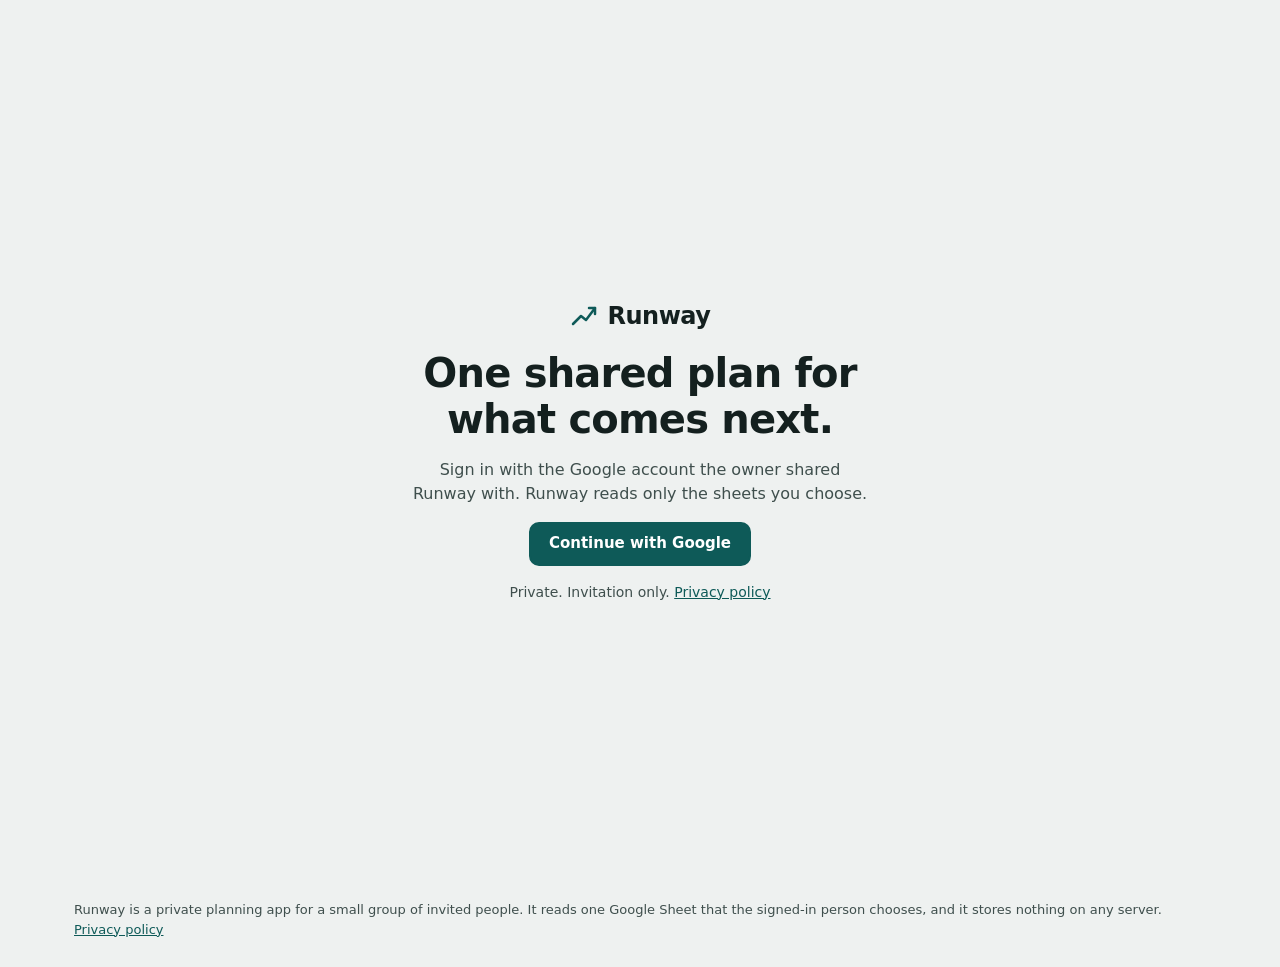
<file: index.html>
<!doctype html>
<html lang="en">
<head>
<meta charset="utf-8">
<meta name="viewport" content="width=device-width, initial-scale=1, viewport-fit=cover">
<meta name="robots" content="noindex, nofollow">
<meta http-equiv="Content-Security-Policy" content="default-src 'self'; script-src 'self' https://accounts.google.com https://apis.google.com https://www.gstatic.com https://www.google.com; style-src 'self' 'unsafe-inline' https://fonts.googleapis.com https://accounts.google.com https://www.gstatic.com; font-src https://fonts.gstatic.com https://*.gstatic.com; img-src 'self' data: https://*.googleusercontent.com https://*.gstatic.com https://*.google.com; connect-src 'self' https://*.googleapis.com https://accounts.google.com https://apis.google.com; frame-src https://accounts.google.com https://docs.google.com https://content.googleapis.com https://*.google.com; object-src 'none'; base-uri 'none'; form-action 'none'">
<title>Runway</title>
<meta name="runway-version" content="0.35.3">
<link rel="icon" href="data:image/svg+xml,%3Csvg xmlns='http://www.w3.org/2000/svg' viewBox='0 0 28 28' fill='none' stroke='%230E5A58' stroke-width='3' stroke-linecap='round' stroke-linejoin='round'%3E%3Cpath d='M3 22 L11 14 L16 18 L25 6'/%3E%3Cpath d='M19 6 H25 V12'/%3E%3C/svg%3E">
<link rel="preconnect" href="https://fonts.googleapis.com">
<link rel="preconnect" href="https://fonts.gstatic.com" crossorigin>
<link rel="stylesheet" href="https://fonts.googleapis.com/css2?family=Bricolage+Grotesque:wght@600;700&family=DM+Sans:wght@400;500;600&display=swap">
<link rel="stylesheet" href="styles.css?v=0.35.3">
</head>
<body>
<div id="app"></div>
<footer class="site-foot"><p>Runway is a private planning app for a small group of invited people. It reads one Google Sheet that the signed-in person chooses, and it stores nothing on any server. <a href="privacy.html">Privacy policy</a></p></footer>
<noscript><p style="padding:24px;font-family:sans-serif">Runway needs JavaScript to run.</p></noscript>
<script src="config.js?v=0.35.3"></script>
<script src="app.js?v=0.35.3" defer></script>
<script src="https://accounts.google.com/gsi/client" async defer></script>
<script src="https://apis.google.com/js/api.js" async defer></script>
</body>
</html>
</file>
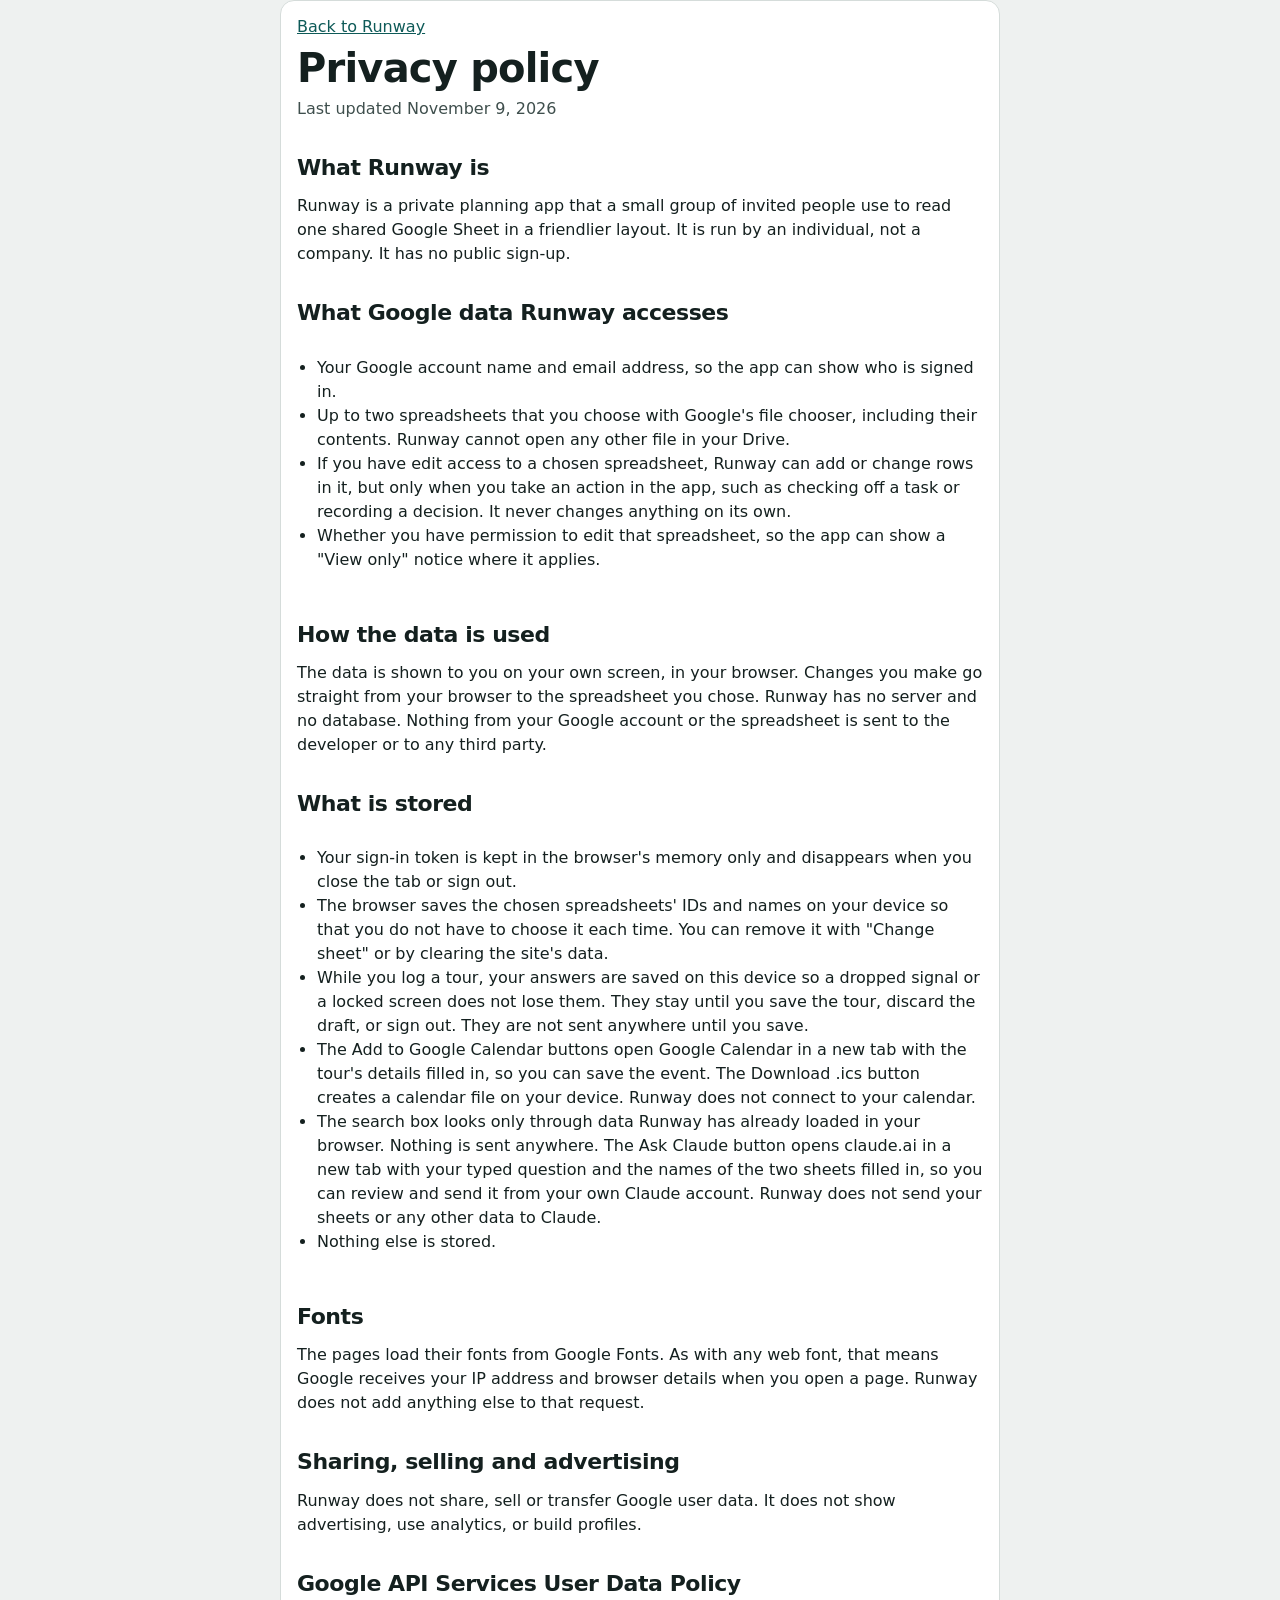
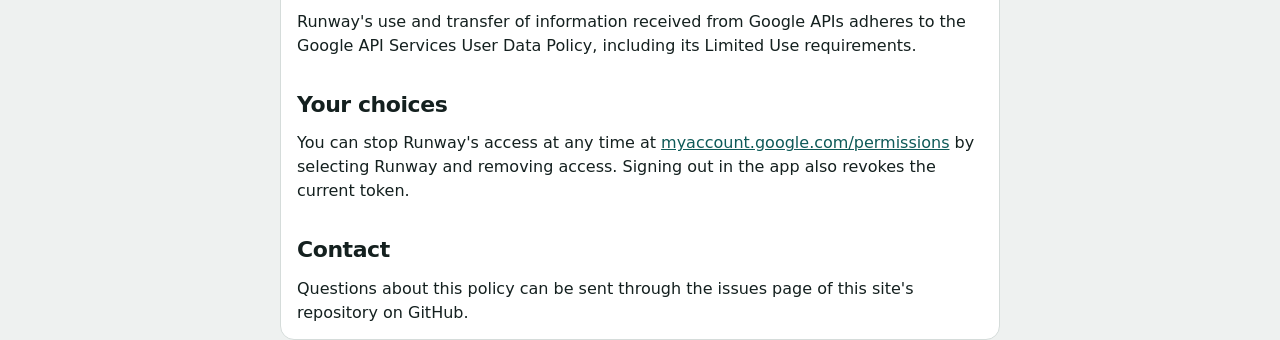
<file: privacy.html>
<!doctype html>
<html lang="en">
<head>
<meta charset="utf-8">
<meta name="viewport" content="width=device-width, initial-scale=1">
<meta http-equiv="Content-Security-Policy" content="default-src 'none'; style-src 'self' https://fonts.googleapis.com; font-src https://fonts.gstatic.com; img-src data:; base-uri 'none'; form-action 'none'">
<title>Privacy policy | Runway</title>
<link rel="stylesheet" href="https://fonts.googleapis.com/css2?family=Bricolage+Grotesque:wght@600;700&family=DM+Sans:wght@400;500;600&display=swap">
<link rel="stylesheet" href="styles.css">
</head>
<body>
<main class="doc">
<p><a href="./">Back to Runway</a></p>
<h1>Privacy policy</h1>
<p class="muted">Last updated November 9, 2026</p>

<h2>What Runway is</h2>
<p>Runway is a private planning app that a small group of invited people use to read one shared Google Sheet in a friendlier layout. It is run by an individual, not a company. It has no public sign-up.</p>

<h2>What Google data Runway accesses</h2>
<ul>
<li>Your Google account name and email address, so the app can show who is signed in.</li>
<li>Up to two spreadsheets that you choose with Google's file chooser, including their contents. Runway cannot open any other file in your Drive.</li>
<li>If you have edit access to a chosen spreadsheet, Runway can add or change rows in it, but only when you take an action in the app, such as checking off a task or recording a decision. It never changes anything on its own.</li>
<li>Whether you have permission to edit that spreadsheet, so the app can show a "View only" notice where it applies.</li>
</ul>

<h2>How the data is used</h2>
<p>The data is shown to you on your own screen, in your browser. Changes you make go straight from your browser to the spreadsheet you chose. Runway has no server and no database. Nothing from your Google account or the spreadsheet is sent to the developer or to any third party.</p>

<h2>What is stored</h2>
<ul>
<li>Your sign-in token is kept in the browser's memory only and disappears when you close the tab or sign out.</li>
<li>The browser saves the chosen spreadsheets' IDs and names on your device so that you do not have to choose it each time. You can remove it with "Change sheet" or by clearing the site's data.</li>
<li>While you log a tour, your answers are saved on this device so a dropped signal or a locked screen does not lose them. They stay until you save the tour, discard the draft, or sign out. They are not sent anywhere until you save.</li>
<li>The Add to Google Calendar buttons open Google Calendar in a new tab with the tour's details filled in, so you can save the event. The Download .ics button creates a calendar file on your device. Runway does not connect to your calendar.</li>
<li>The search box looks only through data Runway has already loaded in your browser. Nothing is sent anywhere. The Ask Claude button opens claude.ai in a new tab with your typed question and the names of the two sheets filled in, so you can review and send it from your own Claude account. Runway does not send your sheets or any other data to Claude.</li>
<li>Nothing else is stored.</li>
</ul>

<h2>Fonts</h2>
<p>The pages load their fonts from Google Fonts. As with any web font, that means Google receives your IP address and browser details when you open a page. Runway does not add anything else to that request.</p>

<h2>Sharing, selling and advertising</h2>
<p>Runway does not share, sell or transfer Google user data. It does not show advertising, use analytics, or build profiles.</p>

<h2>Google API Services User Data Policy</h2>
<p>Runway's use and transfer of information received from Google APIs adheres to the Google API Services User Data Policy, including its Limited Use requirements.</p>

<h2>Your choices</h2>
<p>You can stop Runway's access at any time at <a href="https://myaccount.google.com/permissions" rel="noopener noreferrer">myaccount.google.com/permissions</a> by selecting Runway and removing access. Signing out in the app also revokes the current token.</p>

<h2>Contact</h2>
<p>Questions about this policy can be sent through the issues page of this site's repository on GitHub.</p>
</main>
</body>
</html>
</file>
<file: styles.css>
:root{
  --ink:#14201F; --ink-2:#3F4F4D; --line:#D5DCDA; --line-2:#E1E7E6; --bg:#EEF1F0; --card:#FFFFFF;
  --teal:#0E5A58; --teal-soft:#DCEBEA; --amber:#FBEBD6; --amber-ink:#5E2C03; --grey-chip:#E8ECEB;
  --danger-bg:#F8D7D3; --danger-ink:#6B1A12;
  --sans:'DM Sans',system-ui,-apple-system,'Segoe UI',sans-serif;
  --display:'Bricolage Grotesque','DM Sans',system-ui,sans-serif;
}
@media (prefers-color-scheme: dark){
  :root{ --ink:#EAF0EF; --ink-2:#B9C6C4; --line:#2E3B3A; --line-2:#26322F; --bg:#0F1716; --card:#172120;
    --teal:#5FC1BC; --teal-soft:#1D3533; --amber:#3B2A14; --amber-ink:#F3D9B5; --grey-chip:#232F2D;
    --danger-bg:#4A1F1A; --danger-ink:#F5C9C3; }
}
*{box-sizing:border-box}
html{-webkit-text-size-adjust:100%}
body{margin:0;background:var(--bg);color:var(--ink);font-family:var(--sans);font-size:16px;line-height:1.5;
  padding-bottom:env(safe-area-inset-bottom,0px)}
h1,h2,h3{font-family:var(--display);margin:0;letter-spacing:-0.02em;line-height:1.15}
h1{font-size:clamp(28px,4vw,40px)} h2{font-size:22px} h3{font-size:17px}
p{margin:0}
a{color:var(--teal)}
:focus-visible{outline:3px solid var(--teal);outline-offset:2px;border-radius:6px}
button{font:inherit;color:inherit}
.btn{display:inline-flex;align-items:center;justify-content:center;gap:8px;min-height:44px;padding:0 18px;border-radius:10px;
  border:2px solid var(--teal);background:var(--teal);color:#fff;font-weight:600;font-size:15px;cursor:pointer;text-decoration:none}
@media (prefers-color-scheme: dark){ .btn{color:#06201F} }
.btn.ghost{background:transparent;color:var(--teal)}
.btn.small{min-height:40px;padding:0 14px;font-size:14px}
.btn[disabled]{opacity:.55;cursor:default}

.banner{background:var(--amber);color:var(--amber-ink);border-bottom:1px solid rgba(94,44,3,.2);padding:calc(10px + env(safe-area-inset-top,0px)) 24px 10px}
.banner .in{max-width:1180px;margin:0 auto;display:flex;flex-wrap:wrap;gap:8px 14px;align-items:center;font-size:15px}
.pill{display:inline-flex;align-items:center;padding:3px 12px;border-radius:999px;font-size:13px;font-weight:600;border:1px solid currentColor;white-space:nowrap}
.pill.fill{border-color:transparent}

.top{background:var(--card);border-bottom:1px solid var(--line)}
.top .in{max-width:1180px;margin:0 auto;padding:6px 24px;display:flex;flex-wrap:wrap;align-items:center;justify-content:space-between;gap:10px}
.brand{display:flex;align-items:center;gap:10px;font-family:var(--display);font-weight:700;font-size:24px;letter-spacing:-.5px}
.brand svg{stroke:var(--teal)}
nav{display:flex;flex-wrap:wrap;gap:4px}
nav a{display:inline-flex;align-items:center;min-height:44px;padding:0 16px;border-radius:10px;color:var(--ink-2);font-weight:500;font-size:15px;text-decoration:none}
nav a[aria-current="page"]{background:var(--teal-soft);color:var(--teal);font-weight:600}
.who{display:flex;flex-wrap:wrap;align-items:center;gap:8px;font-size:14px;color:var(--ink-2)}

main{max-width:1180px;margin:0 auto;padding:28px 24px 56px;display:flex;flex-direction:column;gap:24px}
.lede{color:var(--ink-2);max-width:62ch;margin-top:6px}
.row{display:flex;flex-wrap:wrap;gap:20px;align-items:flex-start}
.card{background:var(--card);border:1px solid var(--line);border-radius:16px;padding:24px}
.card.tight{padding:18px 20px}
.stack{display:flex;flex-direction:column;gap:12px}
.muted{color:var(--ink-2)} .small{font-size:14px}
.hero{background:var(--teal);color:#fff;border:0;flex:1 1 320px}
@media (prefers-color-scheme: dark){ .hero{color:#06201F} }
.hero .big{font-family:var(--display);font-size:clamp(40px,7vw,56px);font-weight:700;letter-spacing:-.03em;line-height:1.05}
.bar{height:8px;border-radius:4px;background:rgba(255,255,255,.28);overflow:hidden}
.bar>i{display:block;height:100%;background:#fff}
.col{flex:1 1 360px;min-width:0}
.list{list-style:none;margin:0;padding:0}
.list>li{padding:12px 0;border-top:1px solid var(--line-2)}
.list>li:first-child{border-top:0;padding-top:0}
.kv{display:grid;grid-template-columns:repeat(auto-fit,minmax(200px,1fr));gap:14px 20px}
.kv dt{font-size:13px;color:var(--ink-2)} .kv dd{margin:2px 0 0;font-weight:500;overflow-wrap:anywhere}

.chips{display:flex;flex-wrap:wrap;gap:8px}
.chip{display:inline-flex;align-items:center;min-height:44px;padding:0 16px;border-radius:999px;border:1px solid var(--line);background:var(--card);
  font-size:14px;font-weight:600;cursor:pointer}
.chip[aria-pressed="true"]{background:var(--teal);color:#fff;border-color:var(--teal)}
@media (prefers-color-scheme: dark){ .chip[aria-pressed="true"]{color:#06201F} }
.tag{display:inline-flex;align-items:center;padding:3px 12px;border-radius:999px;font-size:13px;font-weight:600;background:var(--grey-chip);color:var(--ink-2)}
.tag.active{background:var(--teal-soft);color:var(--teal)}
.tag.warn{background:var(--amber);color:var(--amber-ink)}

.homes{display:grid;grid-template-columns:repeat(auto-fill,minmax(320px,1fr));gap:16px}
details.home{background:var(--card);border:1px solid var(--line);border-radius:16px;padding:0}
details.home[open]{grid-column:1/-1}
details.home>summary{list-style:none;cursor:pointer;padding:18px 20px;display:flex;flex-direction:column;gap:6px;min-height:44px}
details.home>summary::-webkit-details-marker{display:none}
details.home .head{display:flex;justify-content:space-between;gap:12px;align-items:baseline}
details.home .body{padding:0 20px 20px;display:flex;flex-direction:column;gap:16px;border-top:1px solid var(--line-2);padding-top:16px}
.two{display:grid;grid-template-columns:repeat(auto-fit,minmax(260px,1fr));gap:16px}

.scroll{overflow-x:auto}
table{border-collapse:collapse;width:100%;min-width:560px;font-size:15px}
th{text-align:left;color:var(--ink-2);font-weight:600;font-size:14px;padding:8px 10px 8px 0}
td{padding:12px 10px 12px 0;border-top:1px solid var(--line-2);vertical-align:top;overflow-wrap:anywhere}

.tl{display:flex;flex-direction:column}
.tl .ev{display:grid;grid-template-columns:96px 22px 1fr;gap:0 14px}
.tl .when{text-align:right;font-weight:600;font-size:15px;padding-top:1px}
.tl .when small{display:block;font-weight:400;color:var(--ink-2);font-size:13px}
.tl .rail{display:flex;flex-direction:column;align-items:center}
.tl .dot{width:16px;height:16px;border-radius:50%;border:3px solid var(--teal);background:var(--teal);margin-top:4px;flex:none}
.tl .dot.future{background:var(--card);border-color:var(--line)}
.tl .dot.today{background:#9A4A07;border-color:#9A4A07}
.tl .line{flex:1;width:2px;background:var(--line);margin:4px 0}
.tl .what{padding-bottom:22px;min-width:0}
.tl .what h3{margin:6px 0 2px}
.tl .today-row .what h3{color:#9A4A07}

.center{min-height:100vh;display:flex;flex-direction:column;align-items:center;justify-content:center;gap:20px;padding:32px 24px;text-align:center}
.center .box{max-width:460px;display:flex;flex-direction:column;gap:16px;align-items:center}
.alert{background:var(--danger-bg);color:var(--danger-ink);border-radius:12px;padding:14px 16px;text-align:left;width:100%}
.alert strong{display:block}
.foot{max-width:1180px;margin:0 auto;padding:0 24px 32px;color:var(--ink-2);font-size:13px}
.spin{width:28px;height:28px;border-radius:50%;border:3px solid var(--line);border-top-color:var(--teal);animation:sp .9s linear infinite}
@keyframes sp{to{transform:rotate(360deg)}}
@media (prefers-reduced-motion: reduce){ .spin{animation:none} }
@media (max-width:640px){
  main{padding:20px 16px 48px} .top .in,.banner{padding-left:16px;padding-right:16px}
  .tl .ev{grid-template-columns:70px 20px 1fr;gap:0 10px}
  .homes{grid-template-columns:1fr}
}

.site-foot{max-width:1180px;margin:0 auto;padding:0 24px 28px;color:var(--ink-2);font-size:13px}
.doc{max-width:720px}
.doc h2{margin:28px 0 8px}
.doc p,.doc li{max-width:68ch}
.doc ul{padding-left:20px}

/* v0.3.0: tasks, decisions, forms, toast */
.sechead{display:flex;flex-wrap:wrap;justify-content:space-between;align-items:baseline;gap:6px 12px}
.meter{height:8px;border-radius:4px;background:var(--line-2);overflow:hidden}
.meter>i{display:block;height:100%;background:var(--teal);width:0}
.hero .meter{background:rgba(255,255,255,.28)} .hero .meter>i{background:#fff}
.tasks{list-style:none;margin:0;padding:0}
.task{display:flex;gap:14px;align-items:flex-start;padding:12px 0;border-top:1px solid var(--line-2)}
.task:first-child{border-top:0}
.task input[type=checkbox]{width:26px;height:26px;margin:2px 0 0;accent-color:var(--teal);flex:none}
.task.done .ttitle{text-decoration:line-through;color:var(--ink-2)}
.ttitle{font-weight:500;overflow-wrap:anywhere}
.tbody{min-width:0}
.fld{display:flex;flex-direction:column;gap:4px;font-size:14px;color:var(--ink-2);font-weight:600}
.fld input,.fld select,.fld textarea,.card textarea{font:inherit;font-size:16px;font-weight:400;color:var(--ink);background:var(--card);
  border:1px solid var(--line);border-radius:10px;padding:10px 12px;min-height:44px;width:100%}
details>summary{cursor:pointer;font-weight:600;color:var(--teal);min-height:44px;display:flex;align-items:center}
.addform>summary{font-size:17px}
.toast{position:fixed;left:50%;bottom:calc(20px + env(safe-area-inset-bottom,0px));transform:translateX(-50%);background:var(--ink);color:var(--bg);
  padding:12px 18px;border-radius:12px;font-weight:600;max-width:90vw;z-index:10;box-shadow:0 6px 24px rgba(0,0,0,.25)}
.toast.bad{background:var(--danger-bg);color:var(--danger-ink)}

/* v0.9.0: rejection reasons */
.reasons{border:1px solid var(--line);border-radius:10px;padding:10px 14px;margin:0;min-width:0}
.reasons[hidden]{display:none}
.reasons legend{font-size:14px;font-weight:600;color:var(--ink-2);padding:0 6px}
.reasons label{display:flex;gap:10px;align-items:center;min-height:40px;font-size:15px}
.reasons input{width:22px;height:22px;accent-color:var(--teal);flex:none;margin:0}

/* v0.11.0: tour decision sync */
.sync{display:flex;gap:10px;align-items:flex-start;font-size:15px;min-height:40px}
.sync input{width:22px;height:22px;accent-color:var(--teal);flex:none;margin:0}

/* v0.12.0: requirements */
.req{display:flex;flex-wrap:wrap;justify-content:space-between;align-items:flex-start;gap:8px 16px;padding:12px 0;border-top:1px solid var(--line-2)}
.req:first-child{border-top:0}
.req[hidden],.card[hidden]{display:none}
.searchbox{font:inherit;font-size:16px;color:var(--ink);background:var(--card);border:1px solid var(--line);border-radius:10px;padding:10px 12px;min-height:44px;width:100%}

/* v0.13.0: per-home requirements */
.reqlist{border:1px solid var(--line);border-radius:12px;padding:0 14px 12px}
.reqlist>summary{font-size:16px}
.seg{font:inherit;font-size:14px;font-weight:600;min-height:40px;min-width:56px;padding:0 14px;border-radius:10px;border:1px solid var(--line);background:var(--card);color:var(--ink);cursor:pointer}
.seg[aria-pressed="true"]{background:var(--teal);border-color:var(--teal);color:#fff}
@media (prefers-color-scheme: dark){ .seg[aria-pressed="true"]{color:#06201F} }
.seg[disabled]{opacity:.55;cursor:default}

/* v0.14.0: notice bar */
.notice{position:fixed;left:12px;right:12px;bottom:calc(76px + env(safe-area-inset-bottom,0px));max-width:760px;margin:0 auto;padding:14px 18px;border-radius:12px;background:var(--teal-soft);color:var(--ink);border:1px solid var(--teal);display:flex;flex-wrap:wrap;gap:10px 16px;align-items:center;justify-content:space-between;z-index:11;box-shadow:0 6px 24px rgba(0,0,0,.2)}
.notice span{flex:1 1 320px;line-height:1.45}
.toast[hidden]{display:none}
.toast{position:fixed;left:50%;bottom:calc(20px + env(safe-area-inset-bottom,0px));transform:translateX(-50%);background:var(--ink);color:var(--bg);padding:12px 18px;border-radius:12px;font-weight:600;max-width:90vw;z-index:10;box-shadow:0 6px 24px rgba(0,0,0,.25)}

/* v0.15.0: contact sub-form */
.subform{border:1px solid var(--line);border-radius:12px;padding:0 14px 12px}
.subform>summary{font-size:16px}

/* v0.16.0: compare view */
.cmp{border-collapse:separate;border-spacing:0;min-width:640px;width:100%;font-size:15px}
.cmp th,.cmp td{padding:10px 12px;border-top:1px solid var(--line-2);vertical-align:top;text-align:left;background:var(--card);overflow-wrap:anywhere}
.cmp thead th{font-family:var(--display);font-size:16px;color:var(--ink);border-top:0}
.cmp tbody th[scope=row]{position:sticky;left:0;z-index:1;min-width:150px;max-width:220px;font-weight:600;border-right:1px solid var(--line-2)}
.cmp thead th:first-child{position:sticky;left:0;z-index:2}
.cmp tr.section th{background:var(--teal-soft);color:var(--teal);font-weight:700;position:static;border-right:0}

/* v0.18.0: room-by-room tour page */
.rooms{display:flex;gap:8px;overflow-x:auto;padding-bottom:6px;-webkit-overflow-scrolling:touch}
.rooms .chip{flex:none;white-space:nowrap}
.tfield{display:flex;flex-direction:column;gap:6px;padding:10px 0;border-top:1px solid var(--line-2)}
.tfield:first-child{border-top:0;padding-top:0}
.tfield input[type=text],.tfield input[type=date],.tfield textarea,.tfield select{font:inherit;font-size:16px;color:var(--ink);background:var(--card);border:1px solid var(--line);border-radius:10px;padding:10px 12px;min-height:44px;width:100%}
.savebar{position:sticky;bottom:0;background:var(--card);border:1px solid var(--line);border-radius:14px;padding:12px 16px calc(12px + env(safe-area-inset-bottom,0px));display:flex;flex-wrap:wrap;gap:8px 16px;align-items:center;justify-content:space-between;z-index:5;box-shadow:0 -4px 16px rgba(0,0,0,.12)}

/* v0.24.0: arrow on each home card header */
details.home>summary{position:relative;padding-right:52px}
details.home>summary::after{content:"";position:absolute;right:22px;top:24px;width:10px;height:10px;border-right:2px solid var(--teal);border-bottom:2px solid var(--teal);transform:rotate(45deg);transition:transform .15s}
details.home[open]>summary::after{top:28px;transform:rotate(-135deg)}

/* v0.25.0: Housing filters */
.filters{display:flex;flex-wrap:wrap;gap:10px 16px;align-items:flex-end}
.filters .filter{display:flex;flex-direction:column;gap:4px;min-width:170px;flex:1 1 170px;max-width:280px}
.filters .filter select{font:inherit;font-size:16px;color:var(--ink);background:var(--card);border:1px solid var(--line);border-radius:10px;padding:10px 12px;min-height:44px;width:100%}

.fld[hidden]{display:none}

/* v0.26.0: documents and videos list */
.doclist{list-style:none;margin:0;padding:0;display:flex;flex-direction:column;gap:10px}
.doc{background:var(--card);border:1px solid var(--line);border-radius:14px;padding:14px 16px;display:flex;flex-direction:column;gap:6px}
.doc[hidden]{display:none}
.doc .ttitle a{font-size:17px;font-weight:600;overflow-wrap:anywhere}
.doc-note{color:var(--ink-2);line-height:1.45}

/* v0.27.0: search */
.searchbar{display:flex;flex-wrap:wrap;gap:8px;align-items:center;max-width:1180px;margin:12px auto 0;padding:0 24px}
.searchbar .searchbox{flex:1 1 260px;min-width:0}
.results{list-style:none;margin:0;padding:0;display:flex;flex-direction:column}
.result{padding:12px 0;border-top:1px solid var(--line-2);display:flex;flex-direction:column;gap:4px}
.result:first-child{border-top:0}
.result mark{background:rgba(94,196,190,.35);color:inherit;border-radius:3px;padding:0 2px}
.linkbtn{font:inherit;font-size:17px;font-weight:600;color:var(--teal);background:none;border:0;padding:0;text-align:left;cursor:pointer;text-decoration:underline;text-underline-offset:3px}

/* v0.28.0: builders */
.builderbox{border:1px solid var(--line);border-radius:12px;padding:12px 14px;display:flex;flex-direction:column;gap:6px;background:var(--teal-soft)}
.askbox{border-left:4px solid var(--teal);background:var(--teal-soft);border-radius:8px;padding:10px 14px;display:flex;flex-direction:column;gap:4px}
.brow{display:flex;flex-direction:column;gap:2px;overflow-wrap:anywhere}
details.builder>summary{cursor:pointer;list-style:none;display:flex;flex-direction:column;gap:6px;position:relative;padding-right:40px}
details.builder>summary::after{content:"";position:absolute;right:6px;top:8px;width:10px;height:10px;border-right:2px solid var(--teal);border-bottom:2px solid var(--teal);transform:rotate(45deg);transition:transform .15s}
details.builder[open]>summary::after{top:12px;transform:rotate(-135deg)}

/* v0.30.0: links row */
.linkrow{margin-bottom:4px}
.linkrow a{text-decoration:none}

/* v0.32.0: cities reuse the builder card styles */

.muted-card { opacity: .8; }
#tour-search{font:inherit;font-size:16px;color:var(--ink);background:var(--card);border:1px solid var(--line);border-radius:10px;padding:10px 12px;min-height:44px;flex:1 1 220px;min-width:0}

/* v0.35.1: search and Ask Claude bar sits above the header */
.searchbar{margin:0 auto;padding:10px 24px;border-bottom:1px solid var(--line);background:var(--card)}

/* v0.35.2: pin the search bar while scrolling */
.searchbar{position:sticky;top:0;z-index:20}
</file>
